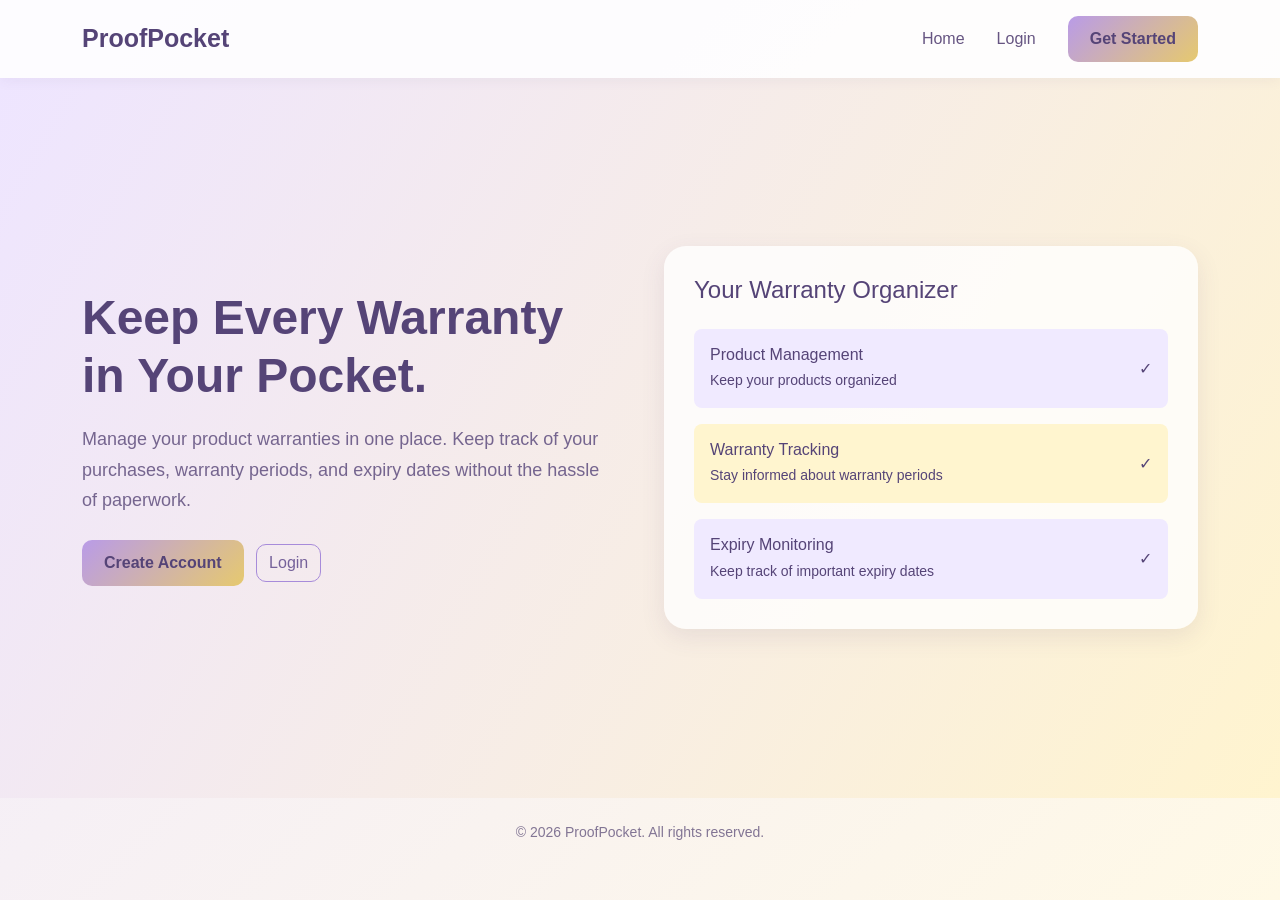
<file: index.html>
﻿
<!DOCTYPE html>
<html lang="en">
<head>
    <meta charset="UTF-8">
    <meta name="viewport" content="width=device-width, initial-scale=1.0">
    <title>ProofPocket - Home</title>

    <link href="https://cdn.jsdelivr.net/npm/bootstrap@5.3.3/dist/css/bootstrap.min.css" rel="stylesheet">
    <link rel="stylesheet" href="style.css">
</head>
<body>

    <!-- Navbar -->
    <nav class="navbar navbar-expand-lg">
        <div class="container">
            <a class="navbar-brand" href="index.html">ProofPocket</a>

            <button class="navbar-toggler" type="button" data-bs-toggle="collapse" data-bs-target="#navbarMenu">
                <span class="navbar-toggler-icon"></span>
            </button>

            <div class="collapse navbar-collapse" id="navbarMenu">
                <div class="navbar-nav ms-auto align-items-lg-center">
                    <a class="nav-link" href="index.html">Home</a>
                    <a class="nav-link" href="login.html">Login</a>
                    <a class="btn btn-primary ms-lg-3 mt-2 mt-lg-0" href="signup.html">Get Started</a>
                </div>
            </div>
        </div>
    </nav>

    <!-- Hero Section -->
    <section class="hero">
        <div class="container">
            <div class="row align-items-center g-5">

                <div class="col-lg-6">
                    <h1>Keep Every Warranty in Your Pocket.</h1>

                    <p>
                        Manage your product warranties in one place.
                        Keep track of your purchases, warranty periods,
                        and expiry dates without the hassle of paperwork.
                    </p>

                    <div class="mt-4">
                        <a href="signup.html" class="btn btn-primary me-2">Create Account</a>
                        <a href="login.html" class="btn btn-outline-primary">Login</a>
                    </div>
                </div>

                <div class="col-lg-6">
                    <div class="hero-card">

                        <h4 class="mb-4">Your Warranty Organizer</h4>

                        <div class="d-flex justify-content-between align-items-center mb-3 p-3 rounded-3" style="background:#f0eaff;">
                            <div>
                                <h6 class="mb-1">Product Management</h6>
                                <small>Keep your products organized</small>
                            </div>
                            <span>✓</span>
                        </div>

                        <div class="d-flex justify-content-between align-items-center mb-3 p-3 rounded-3" style="background:#fff5cf;">
                            <div>
                                <h6 class="mb-1">Warranty Tracking</h6>
                                <small>Stay informed about warranty periods</small>
                            </div>
                            <span>✓</span>
                        </div>

                        <div class="d-flex justify-content-between align-items-center p-3 rounded-3" style="background:#f0eaff;">
                            <div>
                                <h6 class="mb-1">Expiry Monitoring</h6>
                                <small>Keep track of important expiry dates</small>
                            </div>
                            <span>✓</span>
                        </div>

                    </div>
                </div>

            </div>
        </div>
    </section>

    <!-- Footer -->
    <footer class="text-center py-4">
        © 2026 ProofPocket. All rights reserved.
    </footer>

    <script src="https://cdn.jsdelivr.net/npm/bootstrap@5.3.3/dist/js/bootstrap.bundle.min.js"></script>
</body>
</html>
</file>
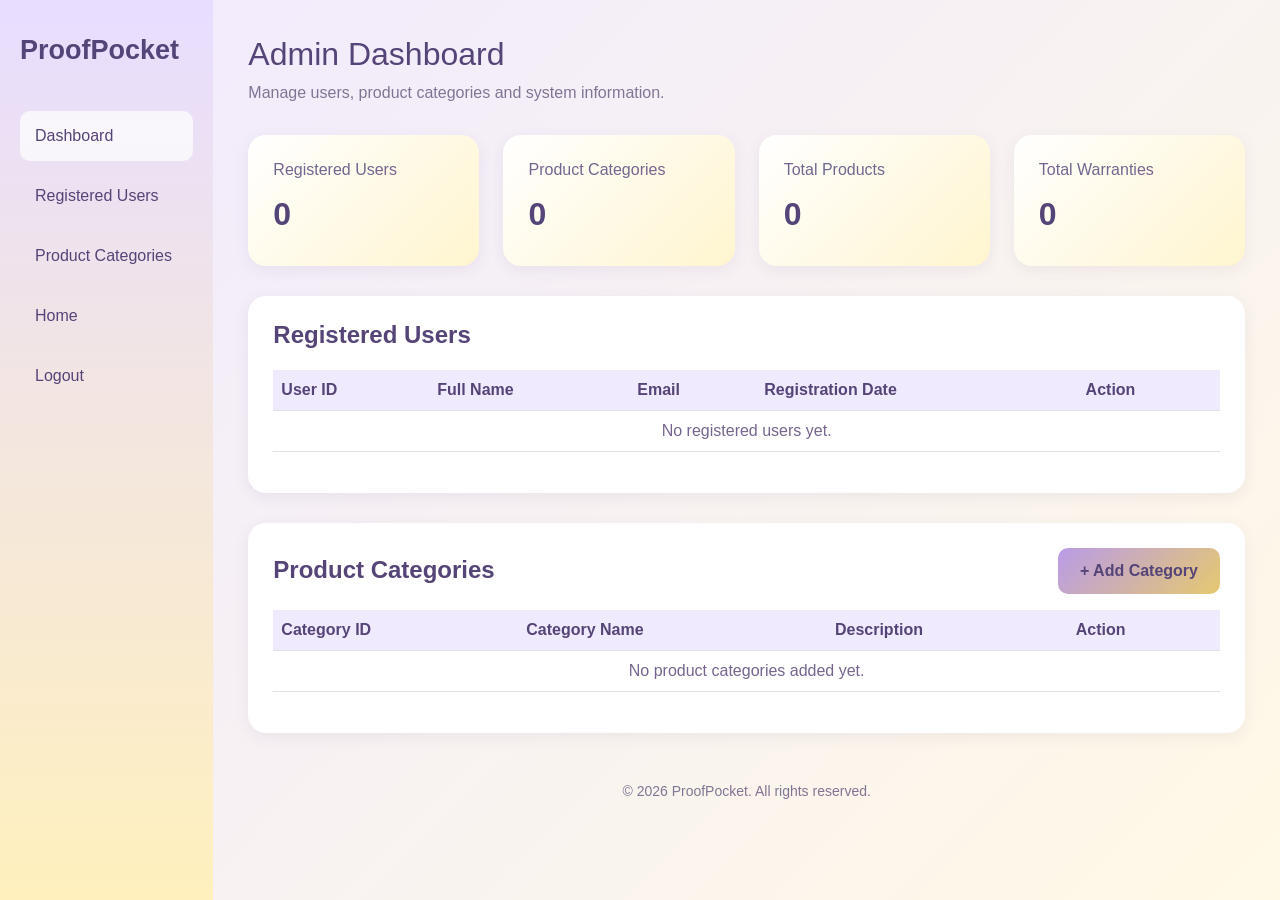
<file: admin-dashboard.html>
﻿
<!DOCTYPE html>
<html lang="en">
<head>
    <meta charset="UTF-8">
    <meta name="viewport" content="width=device-width, initial-scale=1.0">
    <title>Admin Dashboard - ProofPocket</title>

    <link href="https://cdn.jsdelivr.net/npm/bootstrap@5.3.3/dist/css/bootstrap.min.css" rel="stylesheet">
    <link rel="stylesheet" href="style.css">
</head>
<body>

    <div class="container-fluid">
        <div class="row">

            <!-- Sidebar -->
            <div class="col-md-3 col-lg-2 sidebar">

                <div class="logo">ProofPocket</div>

                <a href="admin-dashboard.html" class="active">Dashboard</a>
                <a href="#users">Registered Users</a>
                <a href="#categories">Product Categories</a>
                <a href="index.html">Home</a>
                <a href="login.html">Logout</a>

            </div>

            <!-- Main Content -->
            <div class="col-md-9 col-lg-10 main-content">

                <div class="welcome-text">
                    <h2>Admin Dashboard</h2>
                    <p>Manage users, product categories and system information.</p>
                </div>

                <!-- Statistics -->
                <div class="row g-4">

                    <div class="col-md-6 col-xl-3">
                        <div class="stat-card">
                            <h6>Registered Users</h6>
                            <h2>0</h2>
                        </div>
                    </div>

                    <div class="col-md-6 col-xl-3">
                        <div class="stat-card">
                            <h6>Product Categories</h6>
                            <h2>0</h2>
                        </div>
                    </div>

                    <div class="col-md-6 col-xl-3">
                        <div class="stat-card">
                            <h6>Total Products</h6>
                            <h2>0</h2>
                        </div>
                    </div>

                    <div class="col-md-6 col-xl-3">
                        <div class="stat-card">
                            <h6>Total Warranties</h6>
                            <h2>0</h2>
                        </div>
                    </div>

                </div>

                <!-- Registered Users -->
                <div class="section-card" id="users">

                    <h4 class="section-title">Registered Users</h4>

                    <div class="table-responsive">
                        <table class="table table-hover align-middle">

                            <thead>
                                <tr>
                                    <th>User ID</th>
                                    <th>Full Name</th>
                                    <th>Email</th>
                                    <th>Registration Date</th>
                                    <th>Action</th>
                                </tr>
                            </thead>

                            <tbody>
                                <tr>
                                    <td colspan="5" class="empty-message">
                                        No registered users yet.
                                    </td>
                                </tr>
                            </tbody>

                        </table>
                    </div>

                </div>

                <!-- Product Categories -->
                <div class="section-card" id="categories">

                    <div class="d-flex justify-content-between align-items-center flex-wrap gap-3 mb-3">

                        <h4 class="section-title mb-0">Product Categories</h4>

                        <button class="add-btn" type="button">
                            + Add Category
                        </button>

                    </div>

                    <div class="table-responsive">
                        <table class="table table-hover align-middle">

                            <thead>
                                <tr>
                                    <th>Category ID</th>
                                    <th>Category Name</th>
                                    <th>Description</th>
                                    <th>Action</th>
                                </tr>
                            </thead>

                            <tbody>
                                <tr>
                                    <td colspan="4" class="empty-message">
                                        No product categories added yet.
                                    </td>
                                </tr>
                            </tbody>

                        </table>
                    </div>

                </div>

                <footer class="text-center mt-5 mb-3">
                    © 2026 ProofPocket. All rights reserved.
                </footer>

            </div>

        </div>
    </div>

</body>
</html>
</file>
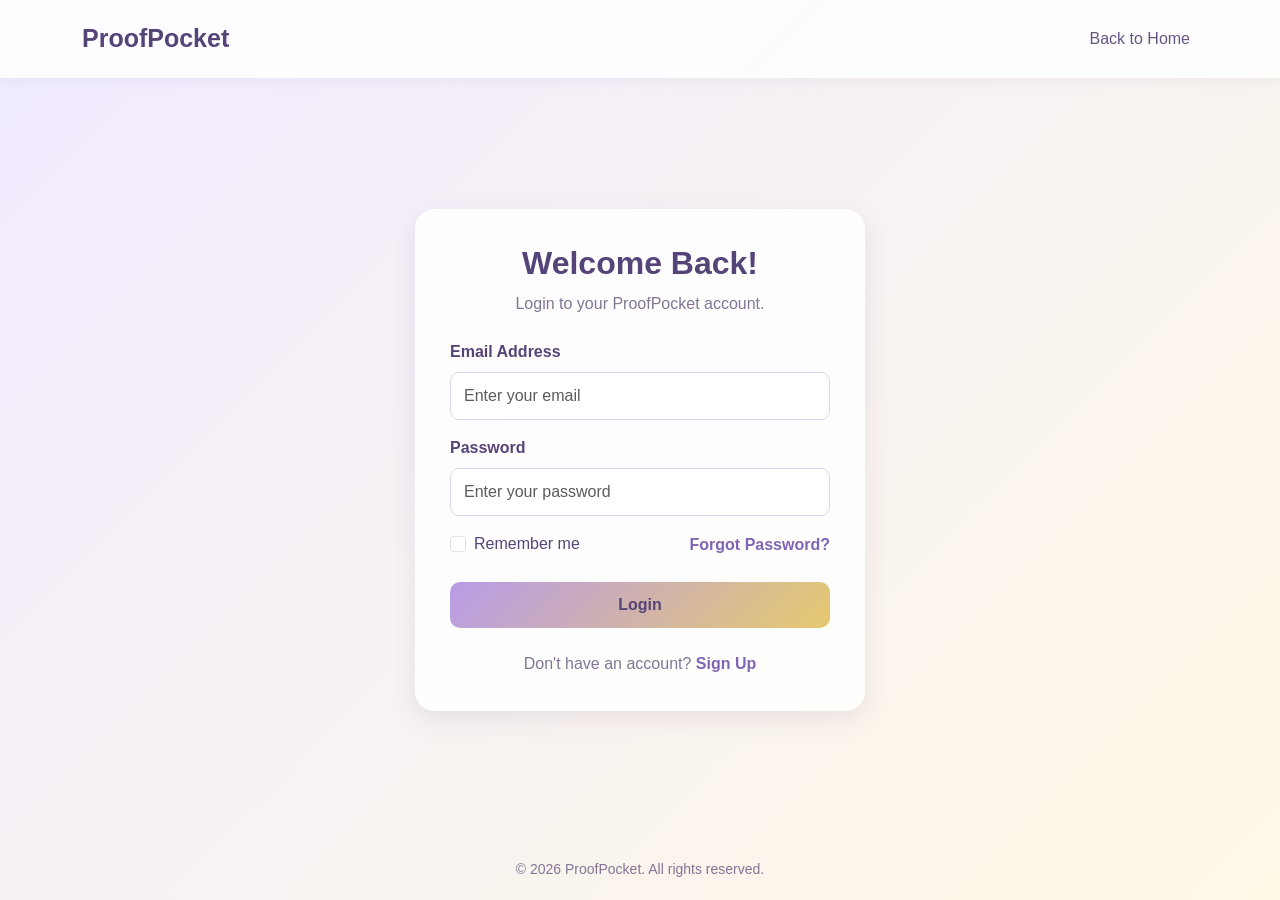
<file: login.html>
﻿
<!DOCTYPE html>
<html lang="en">
<head>
    <meta charset="UTF-8">
    <meta name="viewport" content="width=device-width, initial-scale=1.0">
    <title>Login - ProofPocket</title>

    <link href="https://cdn.jsdelivr.net/npm/bootstrap@5.3.3/dist/css/bootstrap.min.css" rel="stylesheet">
    <link rel="stylesheet" href="style.css">
</head>
<body>

    <!-- Navbar -->
    <nav class="navbar">
        <div class="container">
            <a class="navbar-brand" href="index.html">ProofPocket</a>
            <a href="index.html" class="nav-link">Back to Home</a>
        </div>
    </nav>

    <!-- Login Form -->
    <div class="auth-container">

        <div class="auth-card">

            <h2 class="text-center">Welcome Back!</h2>
            <p class="text-center mb-4">Login to your ProofPocket account.</p>

            <form>

                <div class="mb-3">
                    <label class="form-label">Email Address</label>
                    <input type="email" class="form-control" placeholder="Enter your email">
                </div>

                <div class="mb-3">
                    <label class="form-label">Password</label>
                    <input type="password" class="form-control" placeholder="Enter your password">
                </div>

                <div class="d-flex justify-content-between align-items-center mb-4">
                    <div class="form-check">
                        <input type="checkbox" class="form-check-input" id="remember">
                        <label class="form-check-label" for="remember">Remember me</label>
                    </div>

                    <a href="#" class="auth-link">Forgot Password?</a>
                </div>

                <button type="button" class="btn btn-primary w-100">Login</button>

            </form>

            <p class="text-center mt-4 mb-0">
                Don't have an account?
                <a href="signup.html" class="auth-link">Sign Up</a>
            </p>

        </div>

    </div>

    <footer class="text-center py-3">
        © 2026 ProofPocket. All rights reserved.
    </footer>

</body>
</html>
</file>
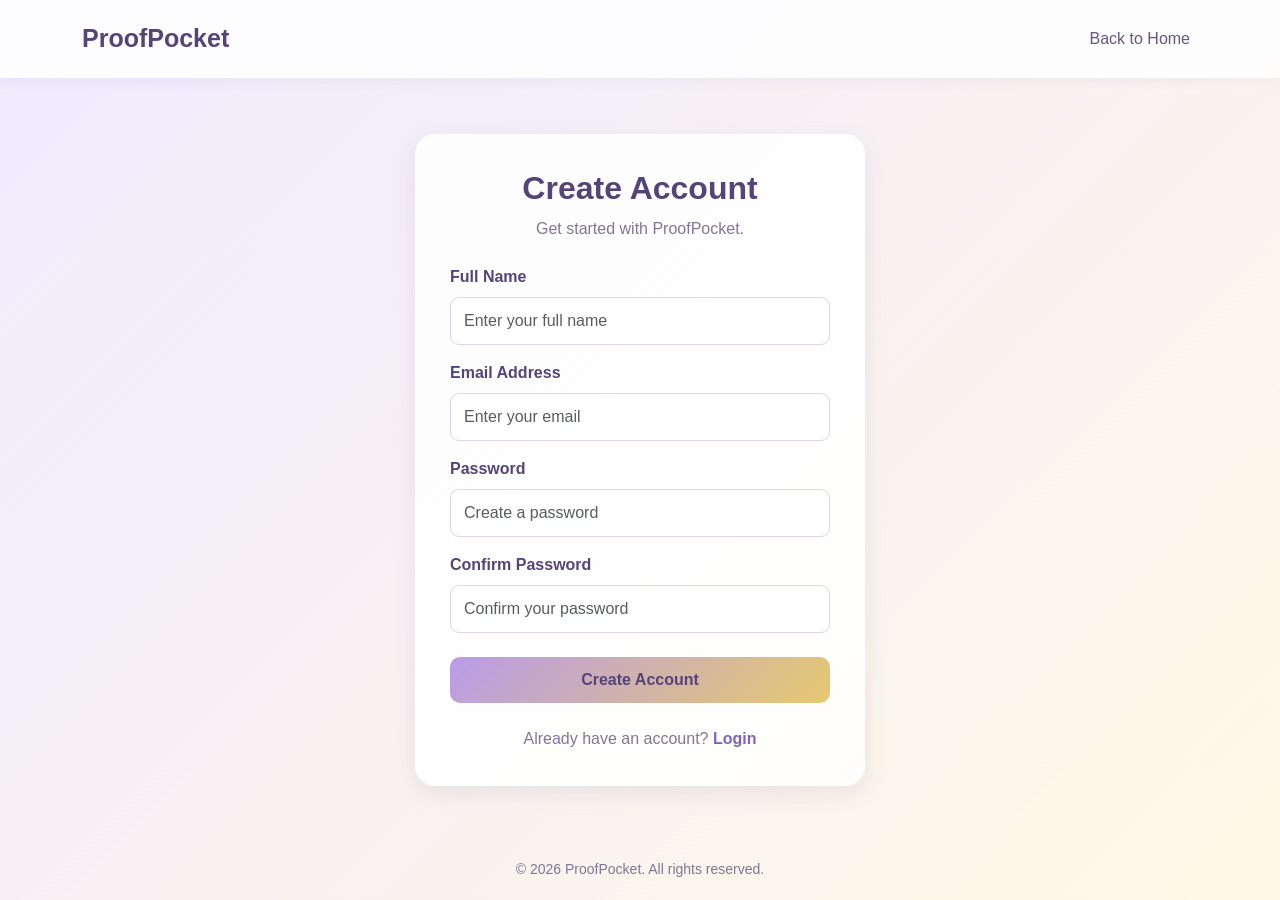
<file: signup.html>
﻿
<!DOCTYPE html>
<html lang="en">
<head>
    <meta charset="UTF-8">
    <meta name="viewport" content="width=device-width, initial-scale=1.0">
    <title>Sign Up - ProofPocket</title>

    <link href="https://cdn.jsdelivr.net/npm/bootstrap@5.3.3/dist/css/bootstrap.min.css" rel="stylesheet">
    <link rel="stylesheet" href="style.css">
</head>
<body>

    <!-- Navbar -->
    <nav class="navbar">
        <div class="container">
            <a class="navbar-brand" href="index.html">ProofPocket</a>
            <a href="index.html" class="nav-link">Back to Home</a>
        </div>
    </nav>

    <!-- Signup Form -->
    <div class="auth-container">

        <div class="auth-card">

            <h2 class="text-center">Create Account</h2>
            <p class="text-center mb-4">Get started with ProofPocket.</p>

            <form>

                <div class="mb-3">
                    <label class="form-label">Full Name</label>
                    <input type="text" class="form-control" placeholder="Enter your full name">
                </div>

                <div class="mb-3">
                    <label class="form-label">Email Address</label>
                    <input type="email" class="form-control" placeholder="Enter your email">
                </div>

                <div class="mb-3">
                    <label class="form-label">Password</label>
                    <input type="password" class="form-control" placeholder="Create a password">
                </div>

                <div class="mb-4">
                    <label class="form-label">Confirm Password</label>
                    <input type="password" class="form-control" placeholder="Confirm your password">
                </div>

                <button type="button" class="btn btn-primary w-100">Create Account</button>

            </form>

            <p class="text-center mt-4 mb-0">
                Already have an account?
                <a href="login.html" class="auth-link">Login</a>
            </p>

        </div>

    </div>

    <footer class="text-center py-3">
        © 2026 ProofPocket. All rights reserved.
    </footer>

</body>
</html>
</file>
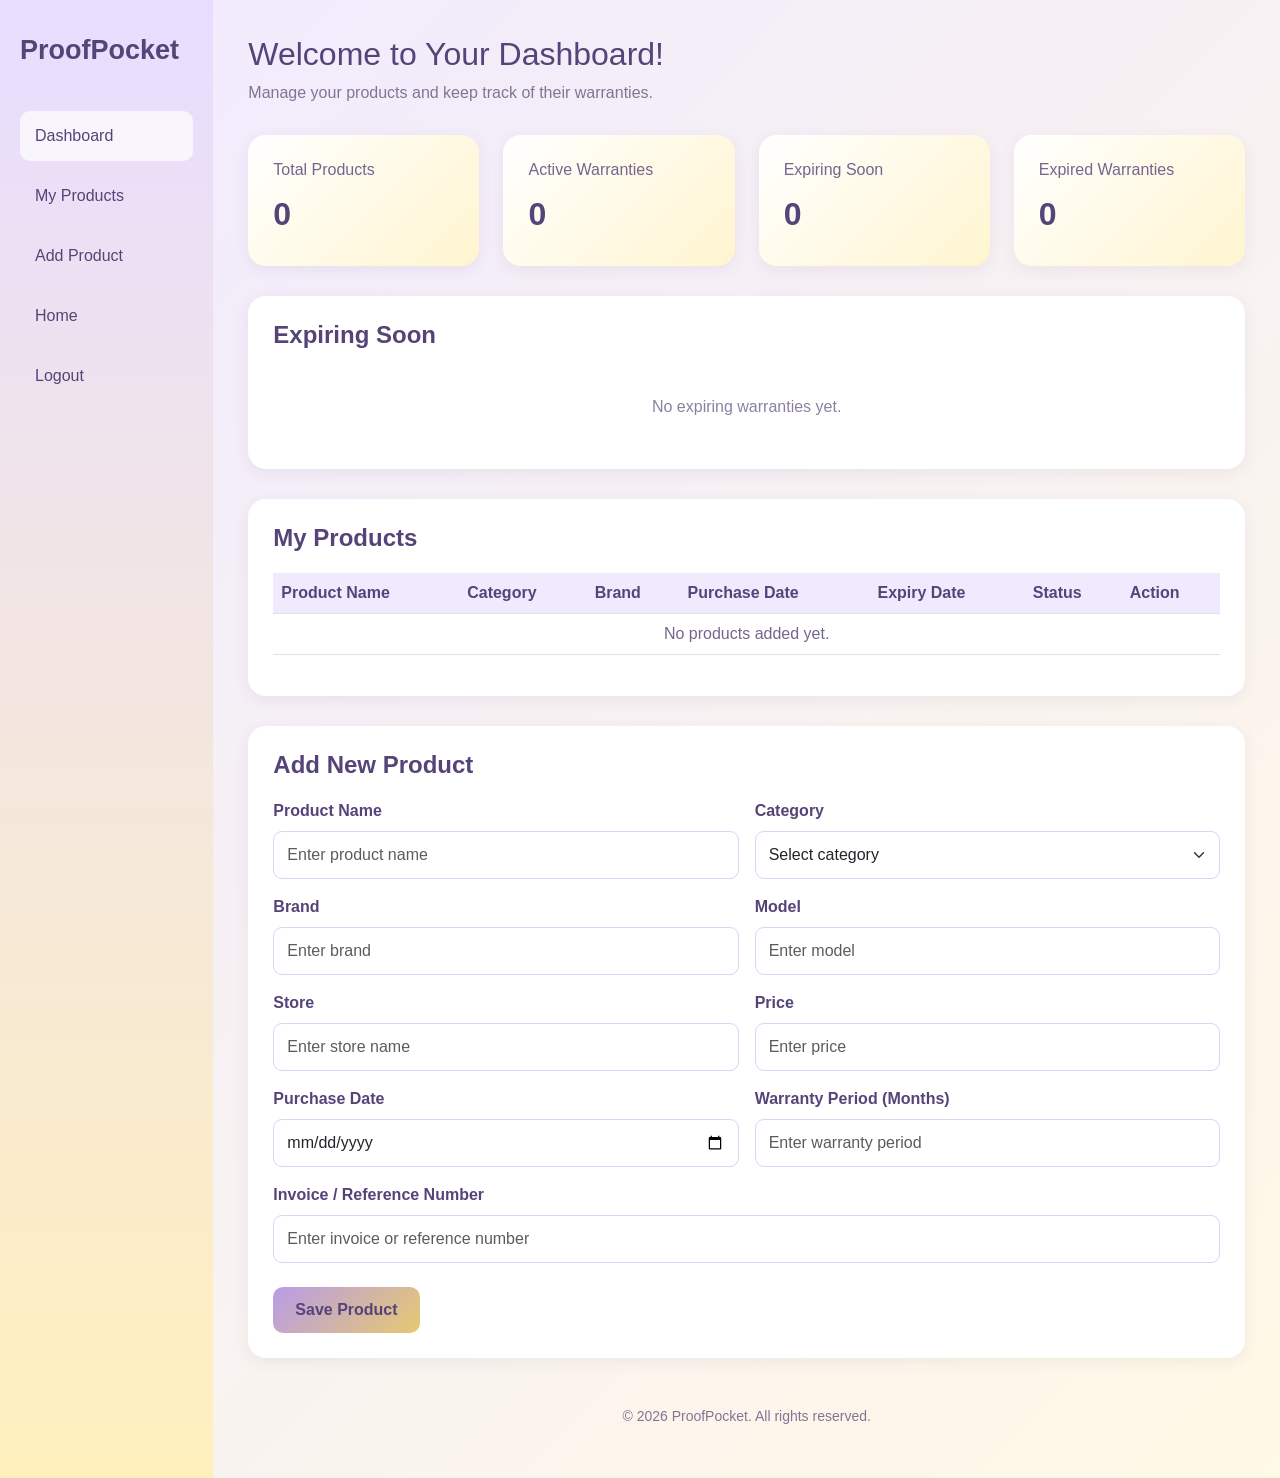
<file: user-dashboard.html>
﻿
<!DOCTYPE html>
<html lang="en">
<head>
    <meta charset="UTF-8">
    <meta name="viewport" content="width=device-width, initial-scale=1.0">
    <title>User Dashboard - ProofPocket</title>

    <link href="https://cdn.jsdelivr.net/npm/bootstrap@5.3.3/dist/css/bootstrap.min.css" rel="stylesheet">
    <link rel="stylesheet" href="style.css">
</head>
<body>

    <div class="container-fluid">
        <div class="row">

            <!-- Sidebar -->
            <div class="col-md-3 col-lg-2 sidebar">

                <div class="logo">ProofPocket</div>

                <a href="user-dashboard.html" class="active">Dashboard</a>
                <a href="#products">My Products</a>
                <a href="#add-product">Add Product</a>
                <a href="index.html">Home</a>
                <a href="login.html">Logout</a>

            </div>

            <!-- Main Content -->
            <div class="col-md-9 col-lg-10 main-content">

                <div class="welcome-text">
                    <h2>Welcome to Your Dashboard!</h2>
                    <p>Manage your products and keep track of their warranties.</p>
                </div>

                <!-- Statistics -->
                <div class="row g-4">

                    <div class="col-md-6 col-xl-3">
                        <div class="stat-card">
                            <h6>Total Products</h6>
                            <h2>0</h2>
                        </div>
                    </div>

                    <div class="col-md-6 col-xl-3">
                        <div class="stat-card">
                            <h6>Active Warranties</h6>
                            <h2>0</h2>
                        </div>
                    </div>

                    <div class="col-md-6 col-xl-3">
                        <div class="stat-card">
                            <h6>Expiring Soon</h6>
                            <h2>0</h2>
                        </div>
                    </div>

                    <div class="col-md-6 col-xl-3">
                        <div class="stat-card">
                            <h6>Expired Warranties</h6>
                            <h2>0</h2>
                        </div>
                    </div>

                </div>

                <!-- Expiring Soon -->
                <div class="section-card">

                    <h4 class="section-title">Expiring Soon</h4>

                    <p class="empty-message mb-0">
                        No expiring warranties yet.
                    </p>

                </div>

                <!-- My Products -->
                <div class="section-card" id="products">

                    <h4 class="section-title">My Products</h4>

                    <div class="table-responsive">
                        <table class="table table-hover align-middle">

                            <thead>
                                <tr>
                                    <th>Product Name</th>
                                    <th>Category</th>
                                    <th>Brand</th>
                                    <th>Purchase Date</th>
                                    <th>Expiry Date</th>
                                    <th>Status</th>
                                    <th>Action</th>
                                </tr>
                            </thead>

                            <tbody>
                                <tr>
                                    <td colspan="7" class="empty-message">
                                        No products added yet.
                                    </td>
                                </tr>
                            </tbody>

                        </table>
                    </div>

                </div>

                <!-- Add Product Form -->
                <div class="section-card" id="add-product">

                    <h4 class="section-title">Add New Product</h4>

                    <form>

                        <div class="row g-3">

                            <div class="col-md-6">
                                <label class="form-label">Product Name</label>
                                <input type="text" class="form-control" placeholder="Enter product name">
                            </div>

                            <div class="col-md-6">
                                <label class="form-label">Category</label>
                                <select class="form-select">
                                    <option selected disabled>Select category</option>
                                </select>
                            </div>

                            <div class="col-md-6">
                                <label class="form-label">Brand</label>
                                <input type="text" class="form-control" placeholder="Enter brand">
                            </div>

                            <div class="col-md-6">
                                <label class="form-label">Model</label>
                                <input type="text" class="form-control" placeholder="Enter model">
                            </div>

                            <div class="col-md-6">
                                <label class="form-label">Store</label>
                                <input type="text" class="form-control" placeholder="Enter store name">
                            </div>

                            <div class="col-md-6">
                                <label class="form-label">Price</label>
                                <input type="number" class="form-control" placeholder="Enter price">
                            </div>

                            <div class="col-md-6">
                                <label class="form-label">Purchase Date</label>
                                <input type="date" class="form-control">
                            </div>

                            <div class="col-md-6">
                                <label class="form-label">Warranty Period (Months)</label>
                                <input type="number" class="form-control" placeholder="Enter warranty period">
                            </div>

                            <div class="col-12">
                                <label class="form-label">Invoice / Reference Number</label>
                                <input type="text" class="form-control" placeholder="Enter invoice or reference number">
                            </div>

                        </div>

                        <button type="button" class="btn btn-primary mt-4">
                            Save Product
                        </button>

                    </form>

                </div>

                <footer class="text-center mt-5 mb-3">
                    © 2026 ProofPocket. All rights reserved.
                </footer>

            </div>

        </div>
    </div>

</body>
</html>
</file>
<file: style.css>
﻿
/* ==============================
   GENERAL STYLING
============================== */

* {
    margin: 0;
    padding: 0;
    box-sizing: border-box;
}

body {
    font-family: Arial, sans-serif;
    background: linear-gradient(135deg, #f0eaff, #fff9e6);
    min-height: 100vh;
    color: #554477;
}

a {
    text-decoration: none;
}

button {
    cursor: pointer;
}


/* ==============================
   NAVBAR
============================== */

.navbar {
    background: rgba(255, 255, 255, 0.85);
    padding: 15px 5%;
    box-shadow: 0 3px 12px rgba(85, 68, 119, 0.06);
}

.navbar-brand {
    color: #554477 !important;
    font-size: 25px;
    font-weight: bold;
}

.nav-link {
    color: #665582 !important;
    font-weight: 500;
    margin: 0 8px;
}

    .nav-link:hover {
        color: #a78bda !important;
    }


/* ==============================
   BUTTONS
============================== */

.btn-primary,
.add-btn {
    background: linear-gradient(135deg, #b99be8, #e6c96f);
    border: none;
    color: #554477;
    padding: 11px 22px;
    border-radius: 10px;
    font-weight: bold;
}

    .btn-primary:hover,
    .add-btn:hover {
        background: linear-gradient(135deg, #a98ad9, #e2c15e);
        color: #44345f;
    }

.btn-outline-primary {
    border: 1px solid #a78bda;
    color: #75619a;
    border-radius: 10px;
}

    .btn-outline-primary:hover {
        background: #e8ddff;
        color: #554477;
    }


/* ==============================
   HOME PAGE
============================== */

.hero {
    min-height: 80vh;
    display: flex;
    align-items: center;
    padding: 60px 5%;
    background: linear-gradient(120deg, #eee5ff, #fff4cf);
}

    .hero h1 {
        color: #554477;
        font-size: 48px;
        font-weight: bold;
        margin-bottom: 20px;
    }

    .hero p {
        color: #75658f;
        font-size: 18px;
        line-height: 1.7;
    }

.hero-card {
    background: rgba(255, 255, 255, 0.8);
    padding: 30px;
    border-radius: 22px;
    box-shadow: 0 8px 25px rgba(85, 68, 119, 0.1);
}


/* ==============================
   LOGIN AND SIGNUP PAGES
============================== */

.auth-container {
    min-height: 85vh;
    display: flex;
    justify-content: center;
    align-items: center;
    padding: 30px 15px;
}

.auth-card {
    width: 100%;
    max-width: 450px;
    background: rgba(255, 255, 255, 0.9);
    padding: 35px;
    border-radius: 20px;
    box-shadow: 0 8px 25px rgba(85, 68, 119, 0.1);
}

    .auth-card h2 {
        color: #554477;
        font-weight: bold;
        margin-bottom: 10px;
    }

    .auth-card p {
        color: #827594;
    }

.form-label {
    color: #554477;
    font-weight: 600;
}

.form-control,
.form-select {
    padding: 11px 13px;
    border: 1px solid #ded3f1;
    border-radius: 9px;
}

    .form-control:focus,
    .form-select:focus {
        border-color: #a78bda;
        box-shadow: 0 0 0 0.2rem rgba(167, 139, 218, 0.18);
    }

.auth-link {
    color: #8064b5;
    font-weight: 600;
}

    .auth-link:hover {
        color: #554477;
    }


/* ==============================
   DASHBOARD SIDEBAR
============================== */

.sidebar {
    min-height: 100vh;
    background: linear-gradient(180deg, #e8ddff, #fff0bd);
    padding: 30px 20px;
}

.logo {
    font-size: 27px;
    font-weight: bold;
    color: #554477;
    margin-bottom: 40px;
}

.sidebar a {
    display: block;
    color: #554477;
    padding: 13px 15px;
    margin-bottom: 10px;
    border-radius: 10px;
    font-weight: 500;
}

    .sidebar a:hover,
    .sidebar a.active {
        background: rgba(255, 255, 255, 0.7);
    }


/* ==============================
   DASHBOARD CONTENT
============================== */

.main-content {
    padding: 35px;
}

.welcome-text {
    color: #554477;
    margin-bottom: 30px;
}

    .welcome-text p {
        color: #827594;
    }


/* ==============================
   STATISTICS CARDS
============================== */

.stat-card {
    padding: 25px;
    border-radius: 18px;
    background: linear-gradient(135deg, #ffffff, #fff5cf);
    box-shadow: 0 4px 15px rgba(85, 68, 119, 0.08);
    height: 100%;
}

    .stat-card h6 {
        color: #75658f;
        margin-bottom: 15px;
    }

    .stat-card h2 {
        color: #554477;
        font-weight: bold;
    }


/* ==============================
   DASHBOARD SECTIONS
============================== */

.section-card {
    background: white;
    padding: 25px;
    border-radius: 18px;
    margin-top: 30px;
    box-shadow: 0 4px 15px rgba(85, 68, 119, 0.08);
}

.section-title {
    color: #554477;
    font-weight: bold;
    margin-bottom: 20px;
}


/* ==============================
   TABLES
============================== */

.table {
    vertical-align: middle;
}

    .table th {
        background-color: #f0eaff;
        color: #554477;
        font-weight: 600;
        white-space: nowrap;
    }

    .table td {
        color: #75658f;
    }

.empty-message {
    text-align: center;
    padding: 25px;
    color: #8b819d;
}


/* ==============================
   FOOTER
============================== */

footer {
    color: #827594;
    font-size: 14px;
}


/* ==============================
   RESPONSIVE DESIGN
============================== */

@media (max-width: 768px) {

    .hero {
        text-align: center;
        padding: 45px 20px;
    }

        .hero h1 {
            font-size: 34px;
        }

    .sidebar {
        min-height: auto;
    }

    .main-content {
        padding: 20px;
    }

    .auth-card {
        padding: 25px;
    }
}
.feature-lavender {
    background: #f0eaff;
}

.feature-yellow {
    background: #fff5cf;
}
</file>
